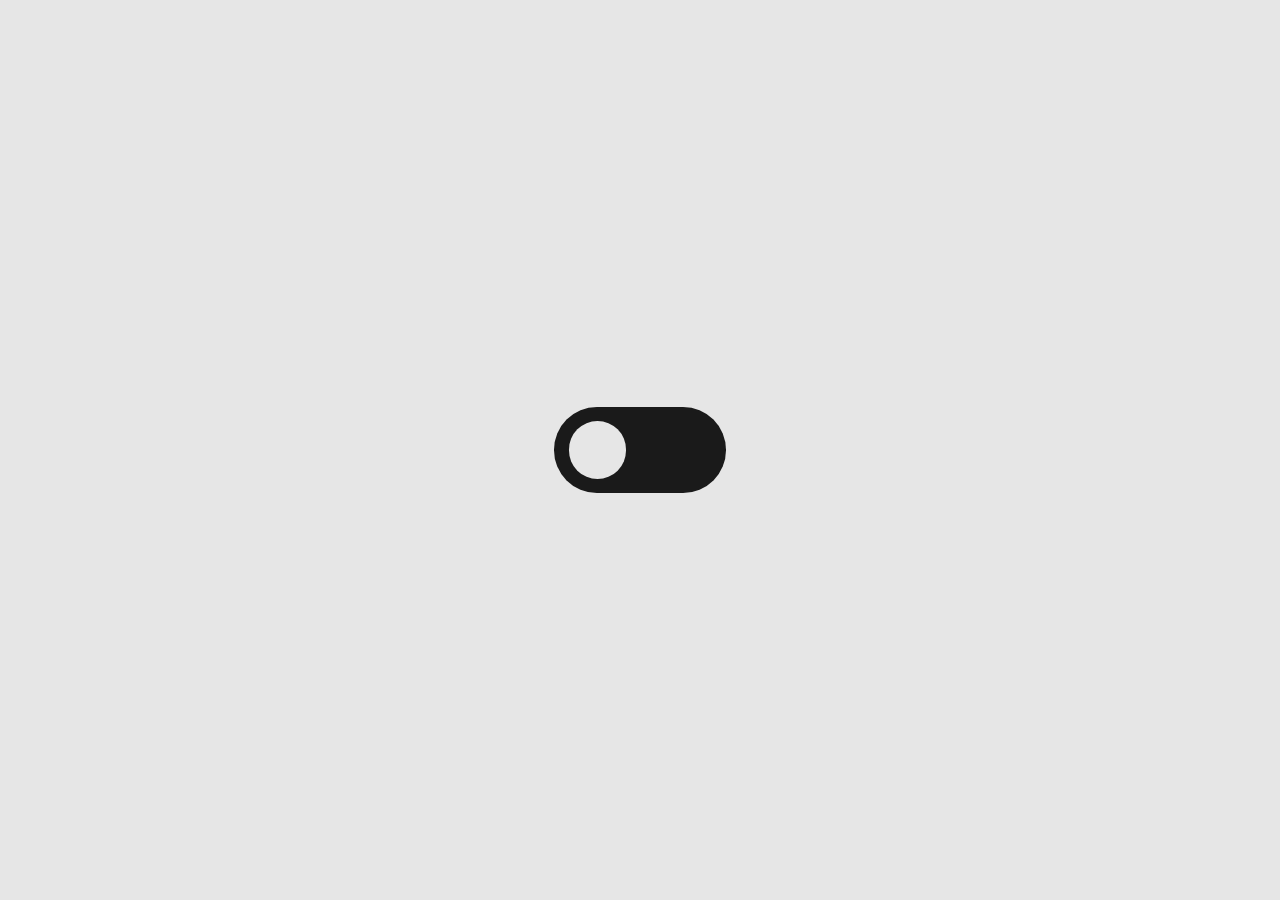
<file: Light and Dark Model Toggle White Curtain Effect/index.html>
<!DOCTYPE html>
<html lang="en">
<head>
    <meta charset="UTF-8">
    <meta name="viewport" content="width=device-width, initial-scale=1.0">
    <title>Light and Dark Mode Toggle With Curtain Effect</title>
    <link rel="stylesheet" href="style.css">
</head>
<body>
    <form action="#">
        <input type="checkbox" name="Dark mode" id="dark-mode" class="toggle" role="switch" value="on">
        <label for="dark-mode" class="sr">Dark Mode</label>
        <div class="curtain"></div>
    </form>
</body>
</html>
</file>
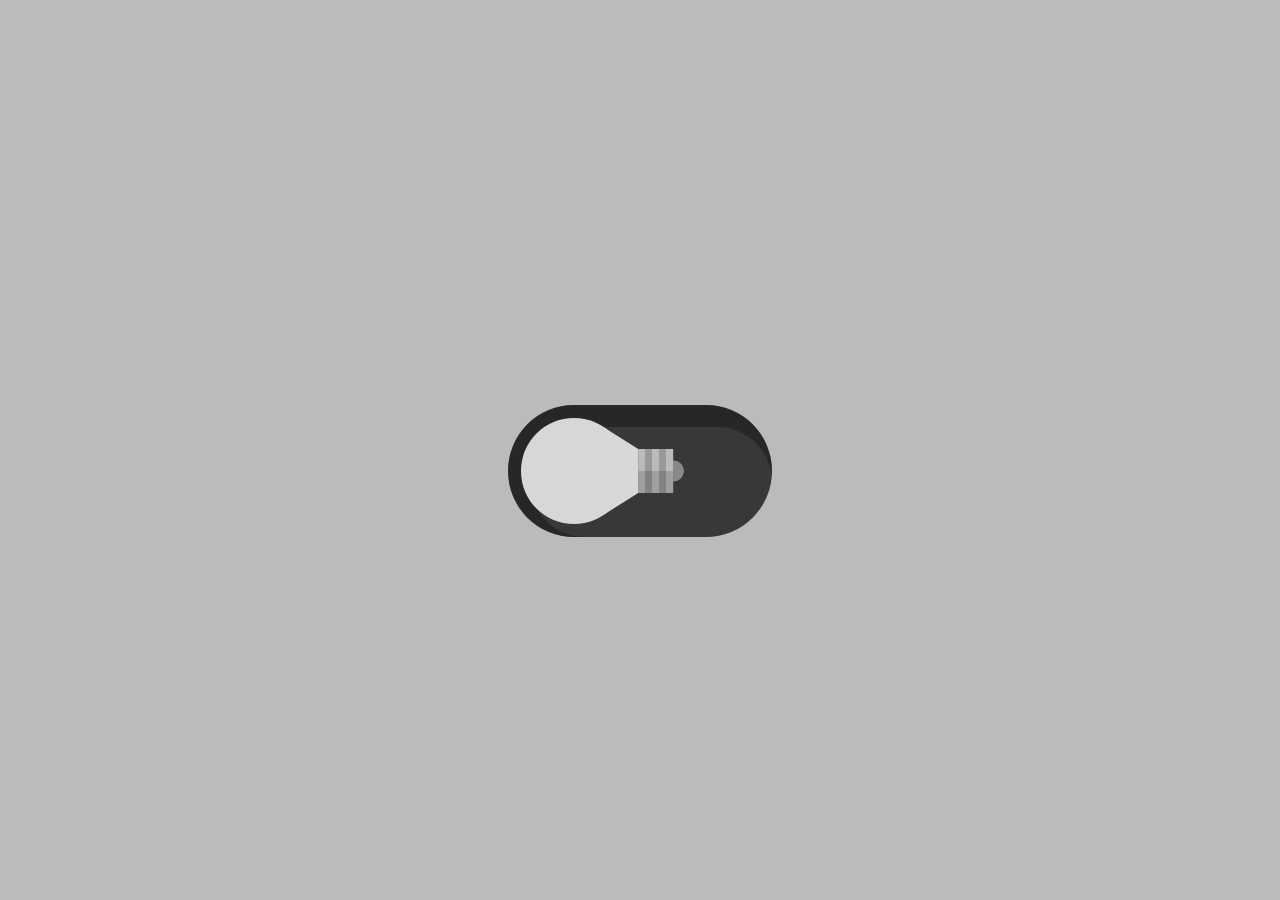
<file: Light Buld Toggele Switch/index.html>
<!DOCTYPE html>
<html lang="en">
<head>
  <meta charset="UTF-8">
  <meta name="viewport" content="width=device-width, initial-scale=1.0">
  <title>Light Bulb Toggle Switch</title>
  <link rel="stylesheet" href="style.css">
</head>
<body>
  <main>
    <input type="checkbox" name="l" id="l" class="l">
  </main>
</body>
</html>
</file>
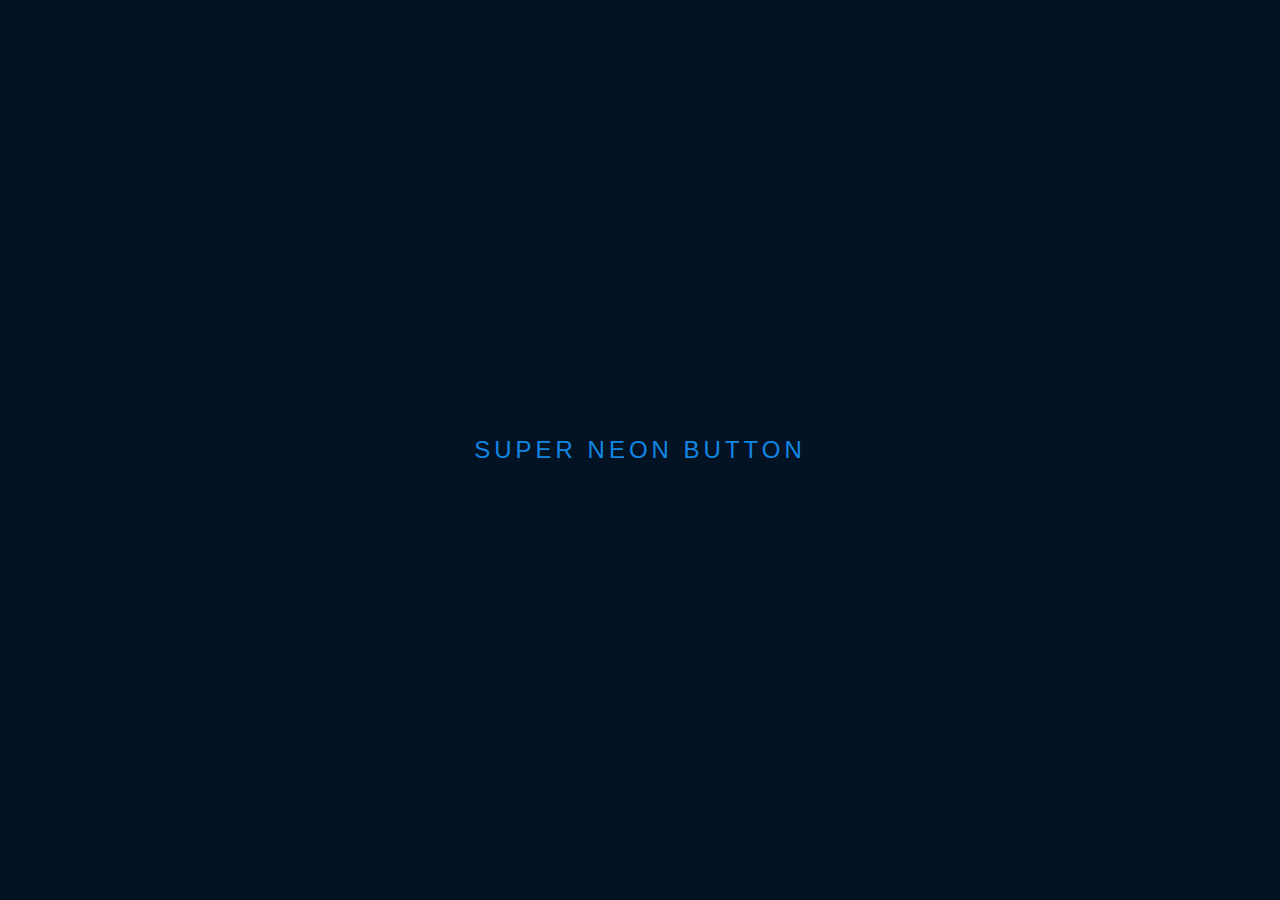
<file: Neo Light Button Animation Effects o Hover with CSS Snake Broder/index.html>
<!DOCTYPE html>
<html lang="en">
<head>
    <meta charset="UTF-8">
    <meta name="viewport" content="width=device-width, initial-scale=1.0">
    <link rel="stylesheet" href="style.css">
    <title>Neon Light Button Animation Effects on Hover with CSS Snake Border</title>
</head>
<body>
    <a href="#">
        <span></span>
        <span></span>
        <span></span>
        <span></span>
        Super Neon Button
    </a>
</body>
</html>
</file>
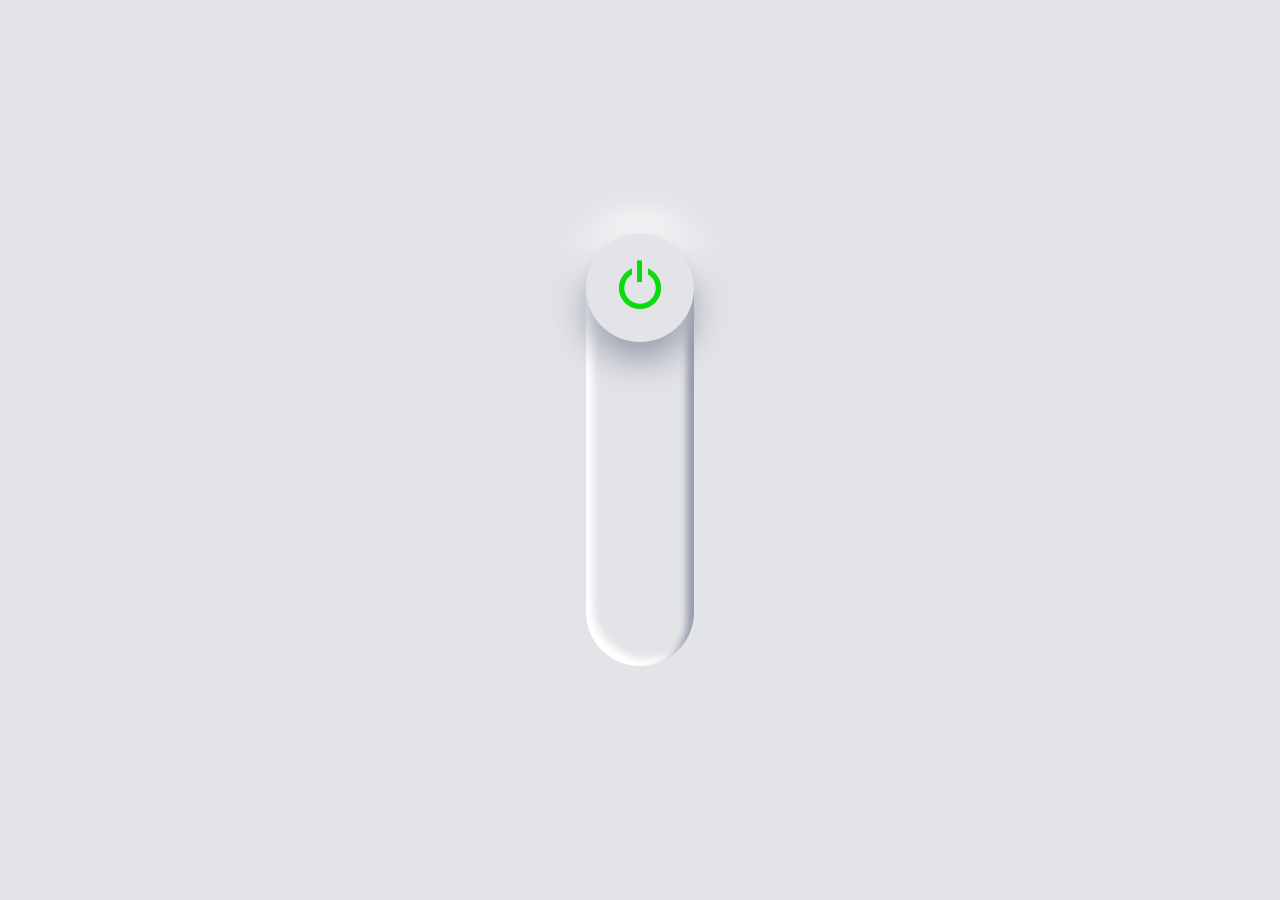
<file: Neumorphic Light Switch/index.html>
<!DOCTYPE html>
<html lang="en">
<head>
    <meta charset="UTF-8">
    <meta name="viewport" content="width=device-width, initial-scale=1.0">
    <title>Neumorphic Light Switch</title>
    <link rel="stylesheet" href="style.css">
</head>
<body>
    <form action="#">
        <label for="brightness">Brightness</label>
        <input type="range" name="brightness" id="brightness" min="1" max="100" value="100">
    </form>
    <script src="app.js"></script>
</body>
</html>
</file>
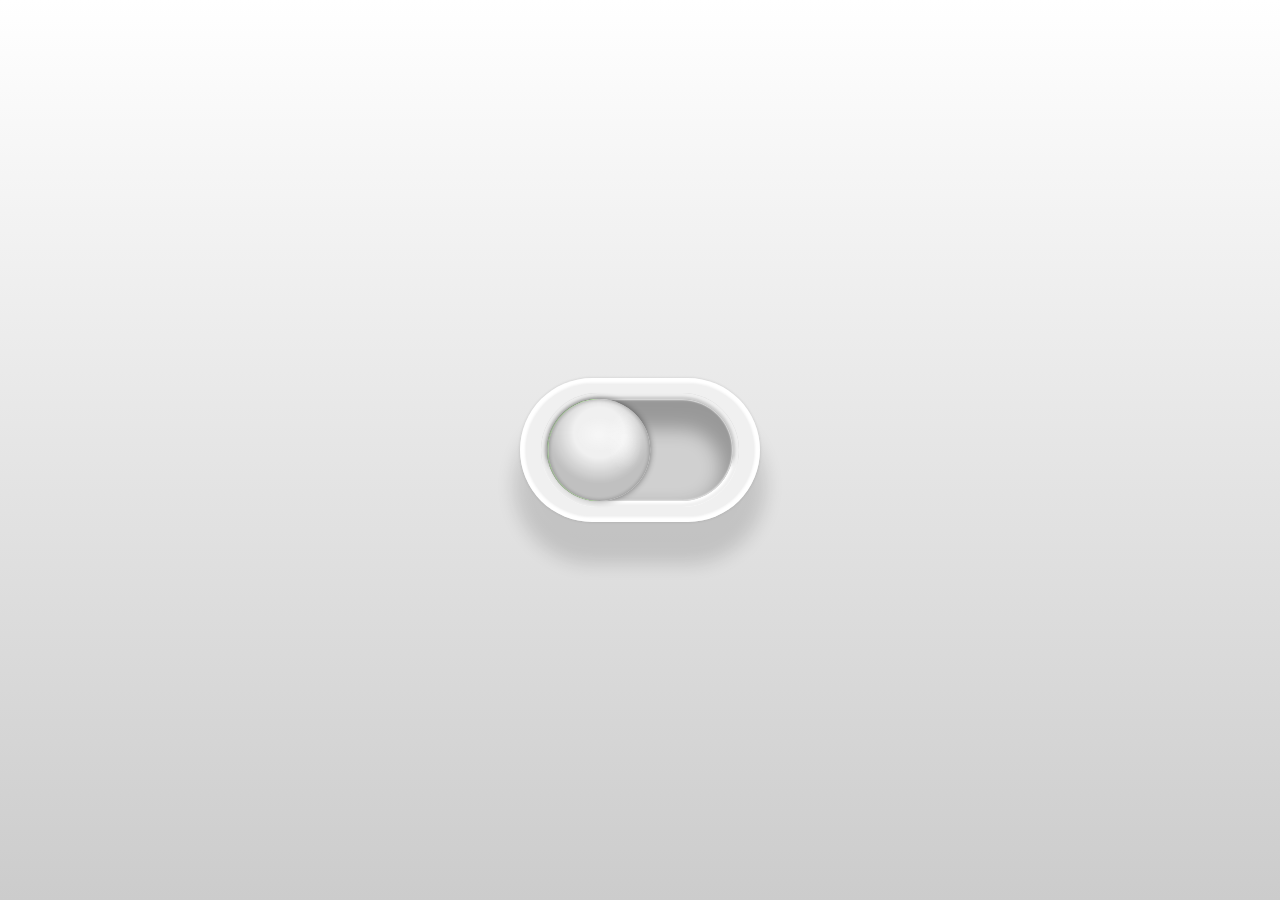
<file: Toy Toggle Switch/index.html>
<!DOCTYPE html>
<html lang="en">
<head>
  <meta charset="UTF-8">
  <meta name="viewport" content="width=device-width, initial-scale=1.0">
  <link rel="stylesheet" href="style.css">
  <title>Toy Toggle Switch</title>
</head>
<body>
  <input type="checkbox" name="toggle" id="toggle" value="is_on">
  <label for="toggle" class="toy-toggle">
    <span class="border1"></span>
    <span class="border2"></span>
    <span class="border3"></span>
    <span class="handle">
      <span class="handle-off"></span>
      <span class="handle-on"></span>
    </span>
  </label>  
</body>
</html>
</file>
<file: Light and Dark Model Toggle White Curtain Effect/style.css>
* {
	border: 0;
	box-sizing: border-box;
	margin: 0;
	padding: 0;
}
:root {
	--dur: 0.3s;
	font-size: calc(40px + (80 - 40)*(100vw - 320px)/(2560 - 320));
}
body, input {
	color: hsl(0,0%,10%);
	font: 1em/1.5 sans-serif;
}
form, .toggle:before, .toggle:after {
	background: hsl(0,0%,90%);
}
form, .toggle {
	position: relative;
}
form {
	display: flex;
	justify-content: center;
	align-items: center;
	height: 100vh;
}
.curtain, .sr, .toggle:before, .toggle:after {
	position: absolute;
}
.curtain, .toggle:before, .toggle:after {
	transition: transform var(--dur);
}
.curtain, .toggle:before, .toggle:checked:after  {
	transition-timing-function: ease-out;
}
.curtain, .sr {
	top: 0;
	left: 0;
}
.curtain {
	background: hsl(0,0%,100%);
	mix-blend-mode: difference;
	pointer-events: none;
	width: 100%;
	height: 100%;
	transform: scaleX(0);
	transform-origin: 0 50%;
}
.sr, .toggle {
	overflow: hidden;
}
.sr {
	clip: rect(1px,1px,1px,1px);
	color: transparent;
	width: 1px;
	height: 1px;
}
.toggle {
	background: currentColor;
	border-radius: 0.75em;
	cursor: pointer;
	width: 3em;
	height: 1.5em;
	-webkit-appearance: none;
	appearance: none;
	-webkit-tap-highlight-color: transparent;
}
.toggle:before, .toggle:after {
	border-radius: 50%;
	content: "";
	display: block;
	top: 0.25em;
	left: 0.25em;
	width: 1em;
	height: 1em;
}
.toggle:before, .toggle:checked:after {
	transition-delay: 0s;
}

.toggle:checked::before, .toggle:after {
    transition-delay: calc(var(--dur) * 0.75);
    transition-timing-function: cubic-bezier(0.39, 0.575, 0.565, 1);
}

.toggle:before {
    transform: translateX(-1.5em);
}

.toggle:checked::before {
    transform: translateX(1.5em);
}

.toggle:checked::after {
    transform: translateX(3em);
}

.toggle:checked ~ .curtain {
    transform: scaleX(1);
}

.toggle:focus {
    outline: transparent;
}
</file>
<file: Light Buld Toggele Switch/style.css>
*, *::before, *::after {
	box-sizing: border-box;
	margin: 0;
	padding: 0;
}

:root {
	font-size: calc(64px + (80 - 64) * (100vw - 320px)/(960 - 320));
}

body, input {
	font-size: 1em;
	line-height: 1.5;
}

body {
	background: #bbbbbb;
}

input {
	display: block;
	margin-bottom: 1.5em;
}

main {
	padding: 45vh 0 0 0;
	text-align: center;
}

.l {
	background-color: rgba(0, 0, 0, 0.7);
	border-radius:  0.75em;
	box-shadow: 0.125em 0.125em 0 0.125em rgb(0, 0, 0, 0.3) inset;
	color: #fdea7b;
	display: inline-flex;
	align-items: center;
	margin: auto;
	padding: 0.15em;
	width: 3em;
	height: 1.5em;
	transition: background-color 0.1s 0.3s ease-out,
	box-shadow 0.1s 0.3s ease-out;
	appearance: none;
}

.l::before, .l::after {
	content: "";
	display: block;
}

.l::before {
	background-color: #d7d7d7;
	border-radius: 50%;
	width: 1.2em;
	height: 1.2em;
	transition: background-color 0.1s 0.3s ease-out, transform 0.3s ease-out;
	z-index: 1;
}

.l:focus {
	outline: none;
}

.l::after {
	background:
		linear-gradient(transparent 50%, rgba(0,0,0,0.15) 0) 0 50% / 50% 100%,
		repeating-linear-gradient(90deg, #bbb 0, #bbb, #bbb 20%, #999 20%, #999 40%) 0 50% / 50% 100%,
		radial-gradient(circle at 50% 50%, #888 25%, transparent 26%);

		background-repeat: no-repeat;
		border: 0.25em solid transparent;
		border-left: 0.4em solid #d8d8d8;
		border-right: 0 solid transparent;
		transition: border-left-color 0.1s 0.3s ease-out, transform 0.3s ease-out;
		transform: translateX(-22.5%);
		transform-origin: 25% 50%;
		width: 1.2em;
		height: 1em;
}

.l:checked {
	background-color: rgba(0,0,0,0.45);
	box-shadow: 0.125em 0.125em 0 0.125em rgba(0,0,0,0.1) inset;
}

.l:checked::before {
	background-color: currentColor;
	transform: translateX(125%);
}

.l:checked::after {
	border-left-color: currentColor;
	transform: translateX(-2.5%) rotateY(180deg);
}
</file>
<file: Neo Light Button Animation Effects o Hover with CSS Snake Broder/style.css>
*, *::before, *::after {
    box-sizing: border-box;
    margin: 0;
    padding: 0;
}

body {
    display: flex;
    justify-content: center;
    align-items: center;
    height: 100vh;
    background: #031323;
    font-family: -apple-system, BlinkMacSystemFont, 'Segoe UI', Roboto, Oxygen, Ubuntu, Cantarell, 'Open Sans', 'Helvetica Neue', sans-serif;

    --neon: #1286e4
}

a {
    position: relative;
    display: inline-block;
    margin: 1em;
    padding: 1em 2em;
    color: var(--neon);
    text-transform: uppercase;
    letter-spacing: 4px;
    text-decoration: none;
    font-size: 1.5em;
    overflow: hidden;
    transition: 0.2s;
}

a:hover {
    color: #0d4d85;
    background: var(--neon);
    box-shadow: 0 0 10px var(--neon), 0 0 40px var(--neon), 0 0 80px var(--neon);
    transition-delay: 1s;
}

a span {
    position: absolute;
    display: block;
}

a span:nth-child(1) {
    top: 0;
    left: -100%;
    width: 100%;
    height: 2px;
    background: linear-gradient(90deg, transparent, var(--neon));
}
a:hover span:nth-child(1) {
    left: 100%;
    transition: 1s;
}


a span:nth-child(3) {
    bottom: 0;
    right: -100%;
    width: 100%;
    height: 2px;
    background: linear-gradient(270deg, transparent, var(--neon));
}
a:hover span:nth-child(3) {
    right: 100%;
    transition: 1s;
    transition-delay: 0.5s;
}


a span:nth-child(2) {
    top: -100%;
    right: 0;
    width: 2px;
    height: 100%;
    background: linear-gradient(180deg, transparent, var(--neon));
}
a:hover span:nth-child(2) {
    top: 100%;
    transition: 1s;
    transition-delay: 0.25s;
}


a span:nth-child(4) {
    bottom: -100%;
    left: 0;
    width: 2px;
    height: 100%;
    background: linear-gradient(360deg, transparent, var(--neon));
}
a:hover span:nth-child(4) {
    bottom: 100%;
    transition: 1s;
    transition-delay: 0.75s;
}
</file>
<file: Neumorphic Light Switch/style.css>
* {
    border: 0;
    box-sizing: border-box;
    margin: 0;
    padding: 0;
}

:root {
    font-size: calc(48px + 24 * (100vw - 320px) / (1280 - 320));
}

body, form {
    display: flex;
}

body, input {
    font: 1em/1.5 system-ui,-apple-system,"Segoe UI",Roboto,"Helvetica Neue",Arial,"Noto Sans","Liberation Sans",sans-serif,"Apple Color Emoji","Segoe UI Emoji","Segoe UI Symbol","Noto Color Emoji";
}

body {
    --l1: hsl(228, 9.8%, 100%);
    --l2: hsl(228, 9.8%, 90%);
    --l1: hsl(228, 9.8%, 63%);
    --p: hsl(120, 90.4%, 44.9%);
    --l1: hsl(120, 90.4%, 44.9%, 0);
    background-color: var(--l2);
    height: 100vh;
}

form, input[type="range"] {
    margin: auto;
}

form {
    height: 6em;
}

input[type="range"], label {
    -webkit-tap-highlight-color: transparent;
}

input[type="range"] {
    background-color: transparent;
    border-radius: 0.75em;
    box-shadow: -0.1em -0.1em 0.1em var(--l3) inset, 0.1em 0.1em 0.1em var(--l1) inset;
    cursor: pointer;
    transform: rotate(-90deg);
    height: 1.5em;
    width: 6em;
    appearance: none;
}

input[type="range"]:focus {
    outline: transparent;
}

input[type="range"]::-webkit-slider-thumb {
    border: 0;
    background: linear-gradient(var(--p), var(--p)) 70% 50%/20% 5% no-repeat, linear-gradient(var(--l2), var(--l2)) 70% 50%/20% 15% no-repeat, radial-gradient(100% 100% at 50% 50%, var(--pT) 14%, var(--p) 15% 19%, var(--pT) 20%), var(--l2);
    border-radius: 50%;
    box-shadow: -0.25em 0 0.5em var(--l3), 0.25em 0 0.5em var(--l1);
    width: 1.5em;
    height: 1.5em;
    appearance: none;
}

input[type="range"]::-moz-focus-outer {
    border: 0;
}

label {
    clip: rect(1px,1px,1px,1px);
    overflow: hidden;
    position: absolute;
    width: 1px;
    height: 1px;
}
</file>
<file: Toy Toggle Switch/style.css>
*, *::before, *::after {
	border: 0;
	box-sizing: border-box;
	margin: 0;
	padding: 0;
}

body {
	background: linear-gradient(#fff, #ccc);
	display:flex;
	height: 100vh;
	--on: #88e661;
	--off: #f0f0f0;
	--transDur: 0.6s;
}

input {
	position: fixed;
	transform: translateX(-100%);
}

.toy-toggle {
	background: 
		radial-gradient(at top left, #fff 10%, #fff 20%),
		radial-gradient(at top right, #fff 20%, #e4e4e4 35%);
	border-radius: 6em;
	box-shadow: 
		0 0 0.25em #0002,
		0 3em 1.5em 0.5em #0002;
	cursor: pointer;
	display: block;
	font-size: 12px;
	position: relative;
	margin: auto;
	width: 20em;
	height: 12em;
	-webkit-tap-hightlight-color: transparent;
}


.toy-toggle span {
	display: block;
	position: absolute;
}

.toy-toggle > span {
	top: 50%;
	left: 50%;
}

.toy-toggle > span:not(.handle) {
	transform: translate(-50%, -50%);
}

.border1 {
	background: #f0f0f0;
	border-radius: 5.5em;
	box-shadow: 0 0 0.2em 0.1em #f0f0f0;
	width: 19em;
	height: 11em;
}

.border2 {
	background: linear-gradient(0deg, #fff 33%, #ccc 45%);
	border-radius: 4.75em;
	box-shadow: 0 0 0.2em 0.3em #f0f0f0 inset;
	width: 16.5em;
	height: 9.5em;
}

.border3, .handle {
	background: linear-gradient(90deg, var(--on) 50%, var(--off) 0);
}

.border3 {
	background-position: 75% 0;
	background-size: 200% 100%;
	border-radius: 4.25em;
	box-shadow:
		0 0 0.1em 0.1em #ddd inset,
		0 1.5em 1.5em 1em #0004 inset,
		0 0 0 4.25em #0002 inset;
	width: 15.5em;
	height: 8.5em;
	transition: background-position var(--transDur) ease-in-out;
}

.handle {
	border-radius: 50%;
	box-shadow: 0 0 0.5em 0 #0007;
	width: 8.5em;
	height: 8.5em;
	transform: translate(-90%, -50%);
	transition: transform var(--transDur) ease-in-out;
	z-index: 0;
}

.handle::before {
	background:
		radial-gradient(2em 1.5em at 50% 35%, #fff6 15%, #fff0),
		radial-gradient(1.5em 2.5em at 75% 40%, #fff6 15%, #fff0),
		radial-gradient(100% 100% at 50% 33%, #0000 25%, #0003 50%);
	border-radius: 50%;
	box-shadow: 0 0 0.3em 0.1em #0003 inset;
	content: "";
	display: block;
	position: absolute;
	top: 0;
	left: 0;
	width: 100%;
	height: 100%;
	z-index: 3;
}

.handle-off, .handle-on {
	width: 50%;
	height: 100%;
	transition: transform calc(var(--transDur)/2);
	z-index: 2;
}

.handle-off {
	background: var(--off);
	border-radius: 100% 0 0 100% / 50% 50% 50% 50%;
	right: 50%;
	transform-origin: 100% 50%;
	transition-delay: calc(var(--transDur)/2);
	transition-timing-function: ease-in;
}

input:checked  + .toy-toggle .border3 {
	background-position:  25% 0;
}

input:checked + .toy-toggle .handle {
	transform: translate(-10%, -50%);
}

imput:checked + .toy-toggle .handle-off {
	transform: scaleX(0);
	transition-delay: 0s;
	transition-timing-function: ease-in;
}

input:checked + .toy-toggle .handle-on {
	transform: scaleX(1);
	transition-delay: calc(var(--transDur)/2);
	transition-timing-function: ease-out;
}
</file>
